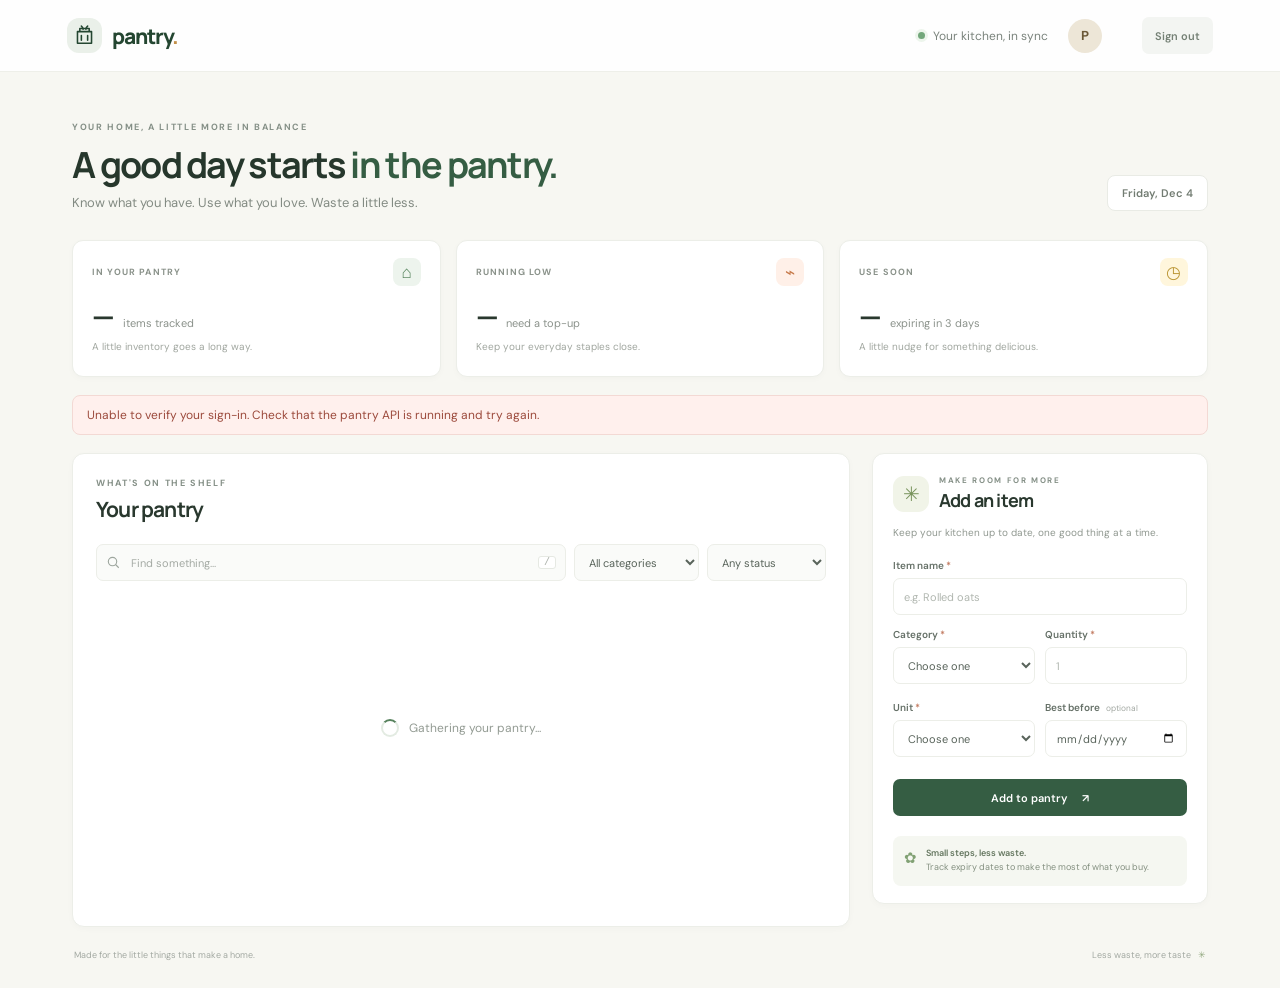
<file: frontend/index.html>
<!doctype html>
<html lang="en">
  <head>
    <meta charset="UTF-8" />
    <meta name="viewport" content="width=device-width, initial-scale=1.0" />
    <meta name="theme-color" content="#f7f7f2" />
    <meta name="description" content="A calmer way to keep track of your pantry and use food before it goes to waste." />
    <title>Pantry — Smart Pantry</title>
    <link rel="preconnect" href="https://fonts.googleapis.com" />
    <link rel="preconnect" href="https://fonts.gstatic.com" crossorigin />
    <link href="https://fonts.googleapis.com/css2?family=DM+Sans:wght@400;500;600;700&family=Manrope:wght@400;500;600;700;800&display=swap" rel="stylesheet" />
    <link rel="stylesheet" href="./styles.css" />
  </head>
  <body>
    <div id="app-shell" hidden>
    <header class="topbar">
      <a class="brand" href="#" aria-label="Pantry home">
        <span class="brand-mark" aria-hidden="true">
          <svg viewBox="0 0 32 32" fill="none"><path d="M7 11h18v15H7zM10 11V7h12v4M12 16v6m8-6v6" stroke="currentColor" stroke-width="2" stroke-linecap="round" stroke-linejoin="round"/><path d="M12 4c1.4 1.2 2.2 2.5 2.2 4M20 4c-1.4 1.2-2.2 2.5-2.2 4" stroke="currentColor" stroke-width="2" stroke-linecap="round"/></svg>
        </span>
        <span class="brand-name">pantry<span>.</span></span>
      </a>
      <div class="topbar-right">
        <span class="live-indicator"><i></i> Your kitchen, in sync</span>
        <div class="avatar" id="account-avatar" aria-hidden="true">P</div>
        <span class="account-name" id="account-name"></span>
        <button type="button" class="button button-quiet logout-button" id="logout-button">Sign out</button>
      </div>
    </header>

    <main class="page-shell">
      <section class="welcome-row">
        <div>
          <p class="eyebrow">YOUR HOME, A LITTLE MORE IN BALANCE</p>
          <h1>A good day starts <span>in the pantry.</span></h1>
          <p class="welcome-copy">Know what you have. Use what you love. Waste a little less.</p>
        </div>
        <div class="date-chip" id="today-label" aria-live="polite"></div>
      </section>

      <section class="summary-grid" aria-label="Pantry overview">
        <article class="summary-card total-card">
          <div class="summary-top"><span class="summary-label">IN YOUR PANTRY</span><span class="summary-icon icon-green" aria-hidden="true">⌂</span></div>
          <div class="summary-bottom"><strong id="total-count">—</strong><span>items tracked</span></div>
          <div class="summary-foot">A little inventory goes a long way.</div>
        </article>
        <article class="summary-card low-card">
          <div class="summary-top"><span class="summary-label">RUNNING LOW</span><span class="summary-icon icon-orange" aria-hidden="true">⌁</span></div>
          <div class="summary-bottom"><strong id="low-count">—</strong><span>need a top-up</span></div>
          <div class="summary-foot">Keep your everyday staples close.</div>
        </article>
        <article class="summary-card soon-card">
          <div class="summary-top"><span class="summary-label">USE SOON</span><span class="summary-icon icon-yellow" aria-hidden="true">◷</span></div>
          <div class="summary-bottom"><strong id="soon-count">—</strong><span>expiring in 3 days</span></div>
          <div class="summary-foot">A little nudge for something delicious.</div>
        </article>
      </section>

      <div id="notice" class="notice" role="alert" hidden></div>

      <section class="workspace-grid">
        <div class="inventory-panel">
          <div class="section-heading">
            <div>
              <p class="eyebrow">WHAT'S ON THE SHELF</p>
              <h2>Your pantry <span id="visible-count" class="heading-count"></span></h2>
            </div>
            <button type="button" class="button button-primary add-mobile" id="mobile-add">＋ Add item</button>
          </div>

          <div class="filters">
            <label class="search-box">
              <svg viewBox="0 0 20 20" aria-hidden="true"><circle cx="8.7" cy="8.7" r="5.6"/><path d="m13 13 4 4"/></svg>
              <input id="search-input" type="search" placeholder="Find something..." autocomplete="off" />
              <kbd>/</kbd>
            </label>
            <label class="filter-select">
              <span class="sr-only">Filter by category</span>
              <select id="category-filter">
                <option value="">All categories</option>
                <option>Dairy</option><option>Grains</option><option>Vegetables</option>
                <option>Spices</option><option>Beverages</option><option>Snacks</option><option>Other</option>
              </select>
            </label>
            <label class="filter-select status-select">
              <span class="sr-only">Filter by status</span>
              <select id="status-filter">
                <option value="">Any status</option>
                <option value="AVAILABLE">Available</option><option value="LOW_STOCK">Low stock</option>
                <option value="EXPIRED">Expired</option><option value="USED_UP">Used up</option>
              </select>
            </label>
          </div>

          <div id="pantry-list" class="pantry-list" aria-live="polite">
            <div class="loading-state"><span class="spinner"></span> Gathering your pantry...</div>
          </div>
        </div>

        <aside class="form-panel" id="form-panel">
          <div class="form-heading">
            <span class="form-illustration" aria-hidden="true">✳</span>
            <div>
              <p class="eyebrow" id="form-eyebrow">MAKE ROOM FOR MORE</p>
              <h2 id="form-title">Add an item</h2>
            </div>
          </div>
          <p class="form-intro">Keep your kitchen up to date, one good thing at a time.</p>

          <form id="item-form" novalidate>
            <label class="field-label" for="item-name">Item name <span>*</span></label>
            <input id="item-name" name="name" type="text" maxlength="120" placeholder="e.g. Rolled oats" required />
            <p class="field-error" id="name-error"></p>

            <div class="field-row">
              <div>
                <label class="field-label" for="item-category">Category <span>*</span></label>
                <select id="item-category" name="category" required>
                  <option value="">Choose one</option><option>Dairy</option><option>Grains</option>
                  <option>Vegetables</option><option>Spices</option><option>Beverages</option>
                  <option>Snacks</option><option>Other</option>
                </select>
                <p class="field-error" id="category-error"></p>
              </div>
              <div>
                <label class="field-label" for="item-quantity">Quantity <span>*</span></label>
                <input id="item-quantity" name="quantity" type="number" min="0.01" step="any" placeholder="1" required />
                <p class="field-error" id="quantity-error"></p>
              </div>
            </div>

            <div class="field-row">
              <div>
                <label class="field-label" for="item-unit">Unit <span>*</span></label>
                <select id="item-unit" name="unit" required>
                  <option value="">Choose one</option><option>pcs</option><option>kg</option><option>g</option>
                  <option>L</option><option>ml</option><option>packs</option><option>jars</option>
                </select>
                <p class="field-error" id="unit-error"></p>
              </div>
              <div>
                <label class="field-label" for="item-expiry">Best before <small>optional</small></label>
                <input id="item-expiry" name="expiryDate" type="date" />
                <p class="field-error" id="expiryDate-error"></p>
              </div>
            </div>

            <div class="form-actions">
              <button class="button button-primary submit-button" id="submit-button" type="submit"><span id="submit-label">Add to pantry</span><span aria-hidden="true">↗</span></button>
              <button class="button button-quiet" id="cancel-edit" type="button" hidden>Cancel</button>
            </div>
          </form>
          <div class="waste-note"><span aria-hidden="true">✿</span><span><strong>Small steps, less waste.</strong><br />Track expiry dates to make the most of what you buy.</span></div>
        </aside>
      </section>

      <footer class="page-footer"><span>Made for the little things that make a home.</span><span>Less waste, more taste <b>✳</b></span></footer>
    </main>
    </div>
    <script src="./config.js"></script>
    <script type="module" src="./app.js"></script>
  </body>
</html>
</file>
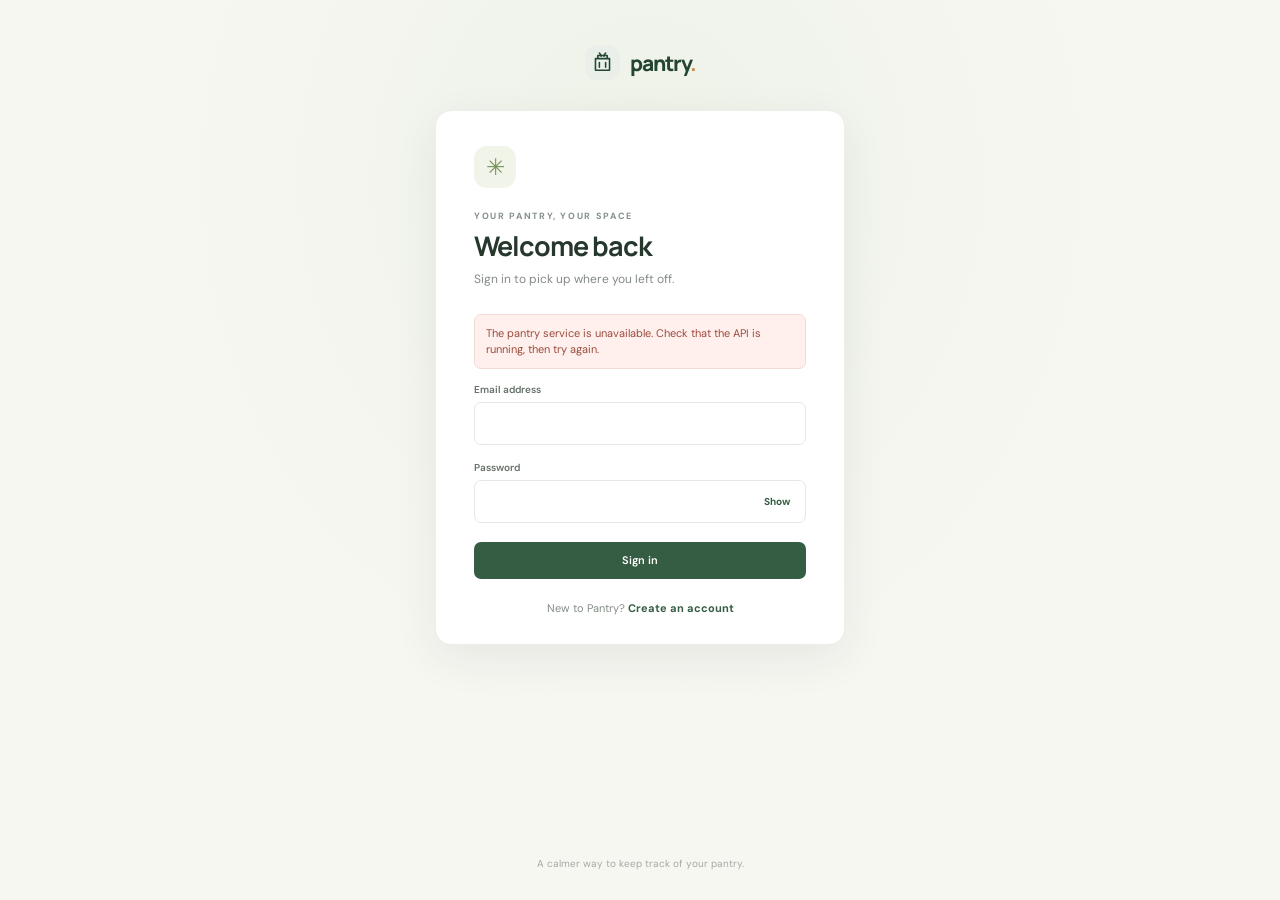
<file: frontend/login.html>
<!doctype html>
<html lang="en">
  <head>
    <meta charset="UTF-8" />
    <meta name="viewport" content="width=device-width, initial-scale=1.0" />
    <meta name="theme-color" content="#f7f7f2" />
    <meta name="description" content="Sign in to your private Smart Pantry." />
    <title>Sign in — Smart Pantry</title>
    <link rel="preconnect" href="https://fonts.googleapis.com" />
    <link rel="preconnect" href="https://fonts.gstatic.com" crossorigin />
    <link href="https://fonts.googleapis.com/css2?family=DM+Sans:wght@400;500;600;700&family=Manrope:wght@400;500;600;700;800&display=swap" rel="stylesheet" />
    <link rel="stylesheet" href="./styles.css" />
  </head>
  <body>
    <main class="auth-shell">
      <a class="brand auth-brand" href="./login.html" aria-label="Pantry home">
        <span class="brand-mark" aria-hidden="true">
          <svg viewBox="0 0 32 32" fill="none"><path d="M7 11h18v15H7zM10 11V7h12v4M12 16v6m8-6v6" stroke="currentColor" stroke-width="2" stroke-linecap="round" stroke-linejoin="round"/><path d="M12 4c1.4 1.2 2.2 2.5 2.2 4M20 4c-1.4 1.2-2.2 2.5-2.2 4" stroke="currentColor" stroke-width="2" stroke-linecap="round"/></svg>
        </span>
        <span class="brand-name">pantry<span>.</span></span>
      </a>
      <section class="auth-card" aria-labelledby="auth-title">
        <span class="auth-illustration" aria-hidden="true">✳</span>
        <p class="eyebrow">YOUR PANTRY, YOUR SPACE</p>
        <h1 id="auth-title">Welcome back</h1>
        <p class="auth-intro">Sign in to pick up where you left off.</p>
        <p class="auth-message" id="auth-message" role="status" aria-live="polite" hidden></p>
        <form id="auth-form" data-auth-mode="login">
          <label class="field-label" for="auth-email">Email address</label>
          <input id="auth-email" name="email" type="email" autocomplete="email" maxlength="254" required />
          <label class="field-label auth-password-label" for="auth-password">Password</label>
          <div class="password-field">
            <input id="auth-password" name="password" type="password" autocomplete="current-password" required />
            <button class="password-toggle" id="password-toggle" type="button" aria-controls="auth-password"
                    aria-label="Show password" aria-pressed="false">Show</button>
          </div>
          <button class="button button-primary auth-submit" id="auth-submit" type="submit">Sign in</button>
        </form>
        <p class="auth-switch">New to Pantry? <a href="./register.html">Create an account</a></p>
      </section>
      <p class="auth-footer">A calmer way to keep track of your pantry.</p>
    </main>
    <script src="./config.js"></script>
    <script type="module" src="./auth.js"></script>
  </body>
</html>
</file>
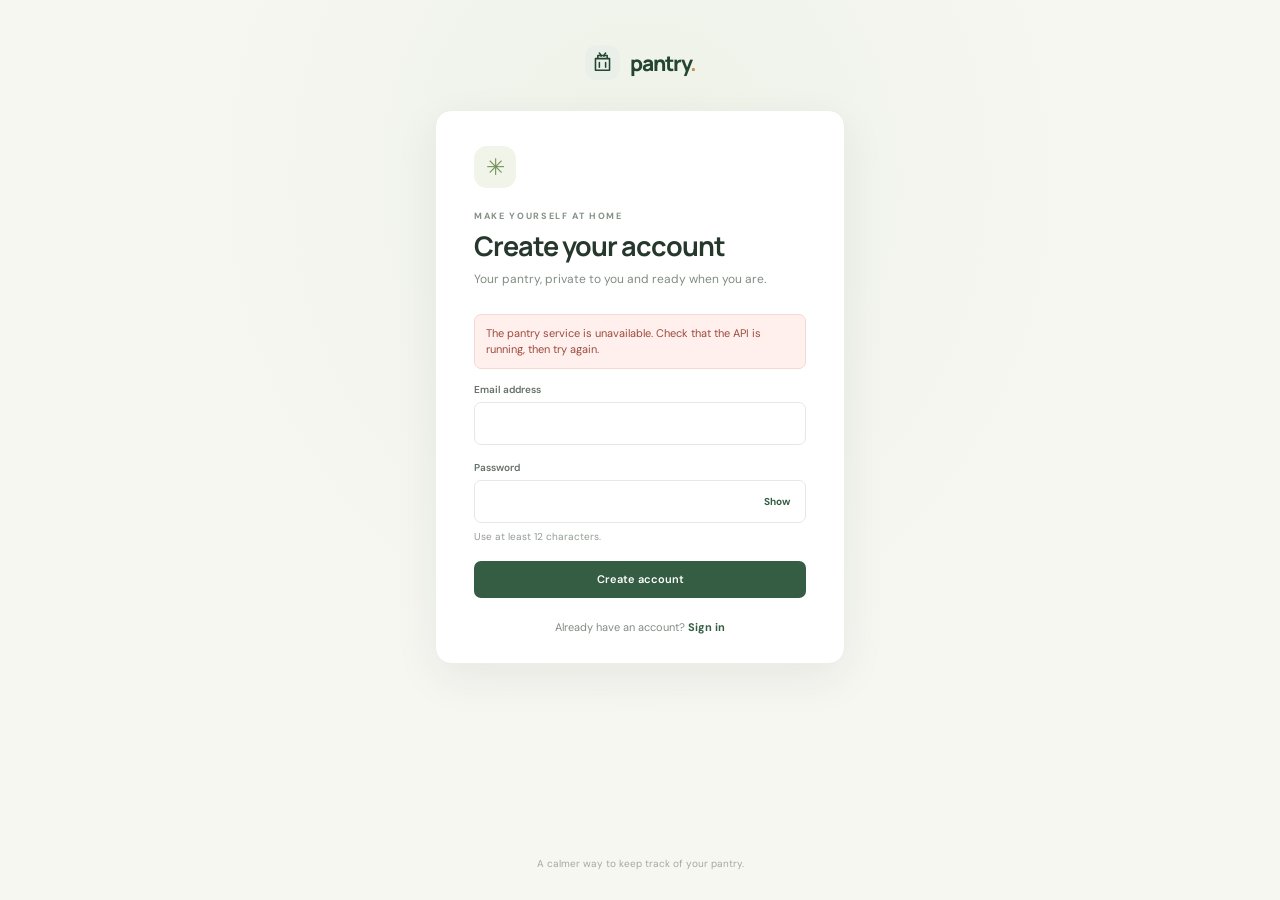
<file: frontend/register.html>
<!doctype html>
<html lang="en">
  <head>
    <meta charset="UTF-8" />
    <meta name="viewport" content="width=device-width, initial-scale=1.0" />
    <meta name="theme-color" content="#f7f7f2" />
    <meta name="description" content="Create a private Smart Pantry account." />
    <title>Create account — Smart Pantry</title>
    <link rel="preconnect" href="https://fonts.googleapis.com" />
    <link rel="preconnect" href="https://fonts.gstatic.com" crossorigin />
    <link href="https://fonts.googleapis.com/css2?family=DM+Sans:wght@400;500;600;700&family=Manrope:wght@400;500;600;700;800&display=swap" rel="stylesheet" />
    <link rel="stylesheet" href="./styles.css" />
  </head>
  <body>
    <main class="auth-shell">
      <a class="brand auth-brand" href="./login.html" aria-label="Pantry home">
        <span class="brand-mark" aria-hidden="true">
          <svg viewBox="0 0 32 32" fill="none"><path d="M7 11h18v15H7zM10 11V7h12v4M12 16v6m8-6v6" stroke="currentColor" stroke-width="2" stroke-linecap="round" stroke-linejoin="round"/><path d="M12 4c1.4 1.2 2.2 2.5 2.2 4M20 4c-1.4 1.2-2.2 2.5-2.2 4" stroke="currentColor" stroke-width="2" stroke-linecap="round"/></svg>
        </span>
        <span class="brand-name">pantry<span>.</span></span>
      </a>
      <section class="auth-card" aria-labelledby="auth-title">
        <span class="auth-illustration" aria-hidden="true">✳</span>
        <p class="eyebrow">MAKE YOURSELF AT HOME</p>
        <h1 id="auth-title">Create your account</h1>
        <p class="auth-intro">Your pantry, private to you and ready when you are.</p>
        <p class="auth-message" id="auth-message" role="alert" aria-live="polite" hidden></p>
        <form id="auth-form" data-auth-mode="register">
          <label class="field-label" for="auth-email">Email address</label>
          <input id="auth-email" name="email" type="email" autocomplete="email" maxlength="254" required />
          <label class="field-label auth-password-label" for="auth-password">Password</label>
          <div class="password-field">
            <input id="auth-password" name="password" type="password" autocomplete="new-password" minlength="12" maxlength="128" required />
            <button class="password-toggle" id="password-toggle" type="button" aria-controls="auth-password"
                    aria-label="Show password" aria-pressed="false">Show</button>
          </div>
          <p class="auth-hint">Use at least 12 characters.</p>
          <button class="button button-primary auth-submit" id="auth-submit" type="submit">Create account</button>
        </form>
        <p class="auth-switch">Already have an account? <a href="./login.html">Sign in</a></p>
      </section>
      <p class="auth-footer">A calmer way to keep track of your pantry.</p>
    </main>
    <script src="./config.js"></script>
    <script type="module" src="./auth.js"></script>
  </body>
</html>
</file>
<file: frontend/styles.css>
:root {
  font-family: "DM Sans", sans-serif;
  color: #242d26;
  background: #f7f7f2;
  font-synthesis: none;
  text-rendering: optimizeLegibility;
  --green: #355d43;
  --green-dark: #244631;
  --muted: #788079;
  --line: #e9ebe5;
  --surface: #fff;
}

* { box-sizing: border-box; }
body { margin: 0; min-width: 320px; background: #f7f7f2; }
button, input, select { font: inherit; }
button { cursor: pointer; }
.topbar {
  height: 72px; display: flex; align-items: center; justify-content: space-between;
  padding: 0 max(calc((100vw - 1200px) / 2), 5.2vw); background: rgba(255,255,255,.92);
  border-bottom: 1px solid #eeefe9;
}
.brand { display: inline-flex; gap: 10px; align-items: center; color: var(--green-dark); text-decoration: none; }
.brand-mark { width: 35px; height: 35px; border-radius: 12px; background: #eaf0e9; display: grid; place-items: center; }
.brand-mark svg { width: 25px; height: 25px; }
.brand-name { font: 800 21px "Manrope", sans-serif; letter-spacing: -1px; }
.brand-name span { color: #c39049; }
.topbar-right { display: flex; gap: 20px; align-items: center; }
.live-indicator { color: #7a837c; font-size: 12px; display: flex; align-items: center; gap: 8px; }
.live-indicator i { width: 7px; height: 7px; display: block; border-radius: 100%; background: #73a77b; box-shadow: 0 0 0 3px #edf5ec; }
.avatar { width: 34px; height: 34px; display: grid; place-items: center; background: #ede6d7; color: #6b5836; border-radius: 50%; font-weight: 700; font-size: 13px; }
.account-name { color: #68736a; font-size: 11px; }
.logout-button { height: 32px; }
.auth-shell { min-height: 100vh; display: flex; flex-direction: column; align-items: center; padding: 45px 20px 20px; background: radial-gradient(ellipse at 50% 20%, #edf2e8 0, #f7f7f2 54%); }
.auth-brand { margin-bottom: 30px; }
.auth-card { width: min(100%, 410px); padding: 35px 38px 29px; background: #fff; border: 1px solid #eceee8; border-radius: 16px; box-shadow: 0 14px 45px rgba(34,49,38,.07); }
.auth-illustration { display: grid; place-items: center; width: 42px; height: 42px; margin-bottom: 22px; color: #78935c; background: #f1f4e8; border-radius: 13px; font-size: 23px; }
.auth-card .eyebrow { margin-bottom: 8px; }
.auth-card h1 { margin-bottom: 8px; font-size: 27px; letter-spacing: -1px; }
.auth-intro { margin-bottom: 24px; color: #838b83; font-size: 12px; line-height: 1.6; }
#auth-form input { width: 100%; height: 43px; margin: 0 0 16px; padding: 0 12px; border: 1px solid #e6e9e3; border-radius: 7px; color: #38443b; background: #fff; outline: none; font-size: 13px; }
#auth-form input:focus { border-color: #8fac91; box-shadow: 0 0 0 3px rgba(84,130,91,.09); }
.password-field { position: relative; margin-bottom: 16px; }
.password-field input { padding-right: 68px !important; margin-bottom: 0 !important; }
.password-toggle { position: absolute; top: 50%; right: 9px; transform: translateY(-50%); padding: 5px 7px; border: 0; border-radius: 5px; color: var(--green); background: transparent; font-size: 10px; font-weight: 700; }
.password-toggle:hover { color: var(--green-dark); background: #f3f6f1; }
.password-toggle:focus-visible { outline: 2px solid #8fac91; outline-offset: 2px; }
.auth-password-label { margin-top: 1px; }
.auth-hint { margin: -9px 0 15px; color: #939b93; font-size: 10px; }
.auth-message { margin: 0 0 14px; padding: 10px 11px; border-radius: 7px; font-size: 11px; line-height: 1.5; }
.auth-message-error { color: #9c4a3c; background: #fff0ed; border: 1px solid #f3d9d4; }
.auth-message-success { color: #3d7048; background: #edf5ec; border: 1px solid #dcebd9; }
.auth-submit { width: 100%; height: 43px; margin-top: 3px; font-size: 12px; }
.auth-switch { margin: 22px 0 0; color: #838b83; text-align: center; font-size: 11px; }
.auth-switch a { color: var(--green); font-weight: 700; text-decoration: none; }
.auth-switch a:hover { color: var(--green-dark); text-decoration: underline; }
.auth-footer { margin-top: auto; padding-top: 30px; color: #a3a9a2; font-size: 10px; text-align: center; }
.page-shell { max-width: 1200px; margin: auto; padding: 49px 32px 22px; }
.welcome-row { display: flex; justify-content: space-between; align-items: end; margin-bottom: 29px; }
.eyebrow { color: #859087; font-size: 9px; font-weight: 700; letter-spacing: 1.65px; margin: 0 0 10px; }
h1, h2, h3, p { margin-top: 0; }
h1 { color: #26372c; font: 700 clamp(26px, 3.3vw, 36px)/1.2 "Manrope", sans-serif; letter-spacing: -1.7px; margin: 0 0 8px; }
h1 span { color: var(--green); }
.welcome-copy { color: #838b83; font-size: 13px; margin: 0; }
.date-chip { font-size: 11px; font-weight: 600; color: #727c72; background: #fff; padding: 10px 14px; border: 1px solid var(--line); border-radius: 8px; }
.summary-grid { display: grid; grid-template-columns: repeat(3, 1fr); gap: 15px; margin-bottom: 31px; }
.summary-card { min-height: 137px; padding: 17px 19px 15px; background: #fff; border: 1px solid #eceee8; border-radius: 11px; box-shadow: 0 2px 6px rgba(34,49,38,.025); }
.summary-top { display: flex; align-items: center; justify-content: space-between; }
.summary-label { color: #8a928a; letter-spacing: 1.05px; font-size: 9px; font-weight: 700; }
.summary-icon { width: 28px; height: 28px; border-radius: 8px; display: grid; place-items: center; font-size: 17px; }
.icon-green { background: #edf4ed; color: #54825b; }
.icon-orange { background: #fff0e8; color: #c77b4c; }
.icon-yellow { background: #fff6dc; color: #bb9634; }
.summary-bottom { display: flex; align-items: baseline; gap: 9px; margin-top: 10px; }
.summary-bottom strong { color: #29382e; font: 700 29px "Manrope", sans-serif; letter-spacing: -1.2px; }
.summary-bottom span { color: #8b928b; font-size: 11px; }
.summary-foot { color: #a0a69f; font-size: 10px; margin-top: 4px; }
.notice { padding: 11px 14px; font-size: 12px; border-radius: 8px; margin: -13px 0 18px; }
.notice-error { background: #fff0ed; color: #9c4a3c; border: 1px solid #f3d9d4; }
.notice-success { background: #edf5ec; color: #3d7048; border: 1px solid #dcebd9; }
.workspace-grid { display: grid; grid-template-columns: minmax(0, 1fr) 336px; gap: 22px; align-items: start; }
.inventory-panel, .form-panel { background: #fff; border: 1px solid #eceee8; border-radius: 12px; box-shadow: 0 2px 7px rgba(34,49,38,.025); }
.inventory-panel { padding: 23px 23px 5px; min-height: 474px; }
.section-heading { display: flex; justify-content: space-between; align-items: center; }
.section-heading .eyebrow { margin-bottom: 6px; }
h2 { color: #29382e; font: 700 21px "Manrope", sans-serif; letter-spacing: -.8px; margin: 0; }
.heading-count { font: 500 12px "DM Sans", sans-serif; color: #a0a69f; vertical-align: 2px; letter-spacing: 0; }
.filters { display: flex; gap: 8px; margin: 21px 0 7px; }
.search-box { height: 37px; flex: 1; min-width: 120px; display: flex; align-items: center; padding: 0 9px; gap: 8px; background: #fafbf9; border: 1px solid #eceee8; border-radius: 7px; }
.search-box svg { width: 15px; height: 15px; stroke: #9da69e; fill: none; stroke-width: 1.5; }
.search-box input { flex: 1; width: 50px; border: 0; outline: 0; background: transparent; color: #38443b; font-size: 11px; }
.search-box input::placeholder { color: #a4aaa4; }
kbd { color: #a8aea7; border: 1px solid #e6e9e3; background: white; border-radius: 3px; font-size: 10px; padding: 0px 5px; }
.filter-select select, #item-form select, #item-form input { width: 100%; height: 37px; border: 1px solid #eceee8; border-radius: 7px; padding: 0 10px; background: #fff; color: #59645b; font-size: 11px; outline: none; }
.filter-select select { min-width: 119px; padding-right: 25px; background-color: #fafbf9; }
.filter-select select:focus, #item-form select:focus, #item-form input:focus { border-color: #8fac91; box-shadow: 0 0 0 3px rgba(84,130,91,.09); }
.pantry-list { min-height: 300px; }
.pantry-item { display: grid; grid-template-columns: 39px minmax(0,1fr) 54px 84px; gap: 12px; align-items: center; padding: 15px 1px; border-top: 1px solid #f0f1ed; }
.item-symbol { width: 36px; height: 36px; display: grid; place-items: center; border-radius: 10px; color: #5a7a5e; background: #f0f5ef; font-size: 16px; }
.pantry-item:nth-child(3n+2) .item-symbol { background: #fbf3e7; color: #bd8f48; }
.pantry-item:nth-child(3n) .item-symbol { background: #f8efec; color: #bd795e; }
.item-main { min-width: 0; }
.item-title-row { display: flex; align-items: center; gap: 8px; flex-wrap: wrap; }
.item-title-row h3 { font: 600 12px "Manrope", sans-serif; color: #354137; margin: 0; }
.item-category { color: #9ba29a; font-size: 10px; margin: 3px 0; }
.item-expiry { color: #9da49c; font-size: 9px; margin: 0; }
.item-expiry.date-soon { color: #be8743; }
.item-expiry.date-expired { color: #bf6557; }
.status-badge { border-radius: 99px; display: inline-flex; align-items: center; gap: 5px; padding: 4px 7px; font-size: 8px; font-weight: 600; white-space: nowrap; }
.status-badge i { width: 5px; height: 5px; border-radius: 50%; background: currentColor; }
.status-available { color: #4a8253; background: #eff6ee; }
.status-low-stock { color: #b2783c; background: #fff5e7; }
.status-expired { color: #ad5c4c; background: #fff0ed; }
.status-used-up { color: #858b86; background: #f0f1ef; }
.item-quantity { text-align: center; display: flex; flex-direction: column; gap: 1px; }
.item-quantity strong { color: #39453b; font: 700 14px "Manrope", sans-serif; }
.item-quantity span { color: #a0a59f; font-size: 9px; }
.item-actions { display: flex; justify-content: flex-end; gap: 4px; }
.icon-button { width: 25px; height: 25px; border: 1px solid #eceee8; border-radius: 6px; display: grid; place-items: center; color: #858e85; background: white; font-size: 13px; line-height: 1; }
.icon-button:hover:not(:disabled) { color: var(--green); border-color: #c9d8c8; background: #f7faf6; }
.icon-button:disabled { opacity: .6; cursor: wait; }
.delete-button:hover:not(:disabled) { color: #b85e4f; border-color: #f0d7d1; background: #fff9f7; }
.loading-state, .empty-state { min-height: 280px; display: flex; flex-direction: column; justify-content: center; align-items: center; color: #939b93; font-size: 12px; text-align: center; }
.loading-state { flex-direction: row; gap: 10px; }
.spinner, .tiny-spinner { display: inline-block; border: 2px solid #e3ebe2; border-top-color: #57825d; border-radius: 50%; animation: spin .7s linear infinite; }
.spinner { width: 18px; height: 18px; }
.tiny-spinner { width: 11px; height: 11px; }
@keyframes spin { to { transform: rotate(360deg); } }
.empty-illustration { width: 48px; height: 48px; display: grid; place-items: center; color: #69916d; background: #eff5ee; border-radius: 16px; font-size: 25px; margin-bottom: 14px; }
.empty-state h3 { font: 700 14px "Manrope", sans-serif; color: #4c594d; margin: 0 0 6px; }
.empty-state p { max-width: 275px; font-size: 11px; line-height: 1.6; margin-bottom: 15px; color: #949c94; }
.button { border: 0; border-radius: 7px; height: 37px; padding: 0 13px; font-size: 11px; font-weight: 600; transition: background .15s, transform .15s; }
.button:active { transform: translateY(1px); }
.button-primary { display: inline-flex; align-items: center; justify-content: center; gap: 14px; background: var(--green); color: #fff; }
.button-primary:hover:not(:disabled) { background: var(--green-dark); }
.button-primary:disabled { opacity: .65; cursor: wait; }
.button-quiet { color: #748075; background: #f3f5f2; }
.button-quiet:hover { background: #e9eee8; }
.add-mobile { display: none; }
.form-panel { padding: 21px 20px 17px; }
.form-heading { display: flex; gap: 10px; align-items: center; }
.form-illustration { display: grid; place-items: center; width: 36px; height: 36px; color: #78935c; background: #f1f4e8; border-radius: 11px; font-size: 20px; }
.form-heading .eyebrow { margin: 0 0 3px; font-size: 8px; }
.form-heading h2 { font-size: 18px; }
.form-intro { color: #909890; font-size: 10px; line-height: 1.5; margin: 13px 0 19px; }
.field-label { display: block; color: #657067; font-size: 10px; font-weight: 600; margin: 0 0 6px; }
.field-label span { color: #c1785d; }
.field-label small { color: #a2a8a2; font-weight: 400; margin-left: 4px; }
#item-form > input { margin-bottom: 0; }
.field-row { display: grid; grid-template-columns: 1fr 1fr; gap: 10px; margin-top: 13px; }
#item-form input::placeholder { color: #b1b7b0; }
.field-error { color: #b65348; font-size: 9px; min-height: 0; margin: 4px 0 0; }
.field-error:not(:empty) { min-height: 13px; }
#item-form .field-invalid { border-color: #d98a7f; background: #fffaf9; }
.form-actions { display: flex; gap: 8px; margin-top: 18px; }
.submit-button { flex: 1; }
.waste-note { display: flex; gap: 9px; align-items: flex-start; margin-top: 20px; padding: 11px; color: #849080; background: #f5f7f1; border-radius: 8px; font-size: 9px; line-height: 1.55; }
.waste-note > span:first-child { color: #81a174; font-size: 15px; }
.waste-note strong { color: #64765f; font-weight: 600; }
.page-footer { display: flex; justify-content: space-between; color: #a3a9a2; font-size: 9px; padding: 22px 2px 5px; }
.page-footer b { color: #91a87e; margin-left: 5px; }
.sr-only { position: absolute; width: 1px; height: 1px; padding: 0; margin: -1px; overflow: hidden; clip: rect(0,0,0,0); white-space: nowrap; border: 0; }

@media (max-width: 900px) {
  .page-shell { padding-left: 22px; padding-right: 22px; }
  .workspace-grid { grid-template-columns: minmax(0, 1fr) 300px; gap: 15px; }
  .inventory-panel { padding-left: 17px; padding-right: 17px; }
  .pantry-item { grid-template-columns: 36px minmax(0,1fr) 45px 78px; gap: 8px; }
  .item-title-row { gap: 5px; }
  .status-badge { font-size: 7px; }
}
@media (max-width: 700px) {
  .topbar { height: 62px; padding: 0 19px; }
  .live-indicator { display: none; }
  .topbar-right { gap: 9px; }
  .account-name { display: none; }
  .page-shell { padding: 32px 16px 16px; }
  .welcome-row { align-items: flex-start; gap: 12px; margin-bottom: 21px; }
  .welcome-copy { max-width: 250px; line-height: 1.5; }
  .date-chip { white-space: nowrap; margin-top: 2px; padding: 8px 9px; font-size: 9px; }
  .summary-grid { gap: 8px; margin-bottom: 21px; }
  .summary-card { min-height: 110px; padding: 12px 11px; }
  .summary-label { font-size: 7px; letter-spacing: .65px; }
  .summary-icon { width: 23px; height: 23px; font-size: 14px; }
  .summary-bottom { display: block; margin-top: 7px; }
  .summary-bottom strong { display: block; font-size: 23px; line-height: 1.1; }
  .summary-bottom span { display: block; font-size: 8px; margin-top: 2px; }
  .summary-foot { display: none; }
  .workspace-grid { display: flex; flex-direction: column; }
  .inventory-panel, .form-panel { width: 100%; }
  .form-panel { order: 2; }
  .inventory-panel { padding: 18px 14px 4px; }
  .add-mobile { display: inline-flex; height: 32px; font-size: 10px; }
  .filters { flex-wrap: wrap; gap: 7px; margin-top: 16px; }
  .search-box { flex-basis: 100%; }
  .filter-select { flex: 1; }
  .filter-select select { width: 100%; min-width: 0; }
  .pantry-item { grid-template-columns: 34px minmax(0,1fr) 40px; gap: 8px; padding: 13px 0; }
  .item-symbol { width: 32px; height: 32px; }
  .item-title-row { gap: 5px; }
  .item-title-row h3 { font-size: 11px; }
  .status-badge { padding: 3px 5px; font-size: 7px; }
  .item-quantity { grid-column: 3; grid-row: 1; }
  .item-actions { grid-column: 2 / 4; justify-content: flex-start; }
  .item-actions .icon-button { width: 26px; height: 24px; }
  .item-main { grid-column: 2; }
  .pantry-item { align-items: start; }
  .item-symbol { grid-column: 1; grid-row: 1; }
  .page-footer { gap: 8px; font-size: 8px; }
  .auth-shell { padding: 30px 16px 18px; }
  .auth-brand { margin-bottom: 22px; }
  .auth-card { padding: 29px 24px 24px; }
}
@media (max-width: 380px) {
  .welcome-row { display: block; }
  .date-chip { display: inline-block; margin-top: 12px; }
  .summary-card { padding: 10px 8px; }
  .summary-label { letter-spacing: .3px; }
  .filters .filter-select { flex-basis: calc(50% - 4px); }
}
</file>
